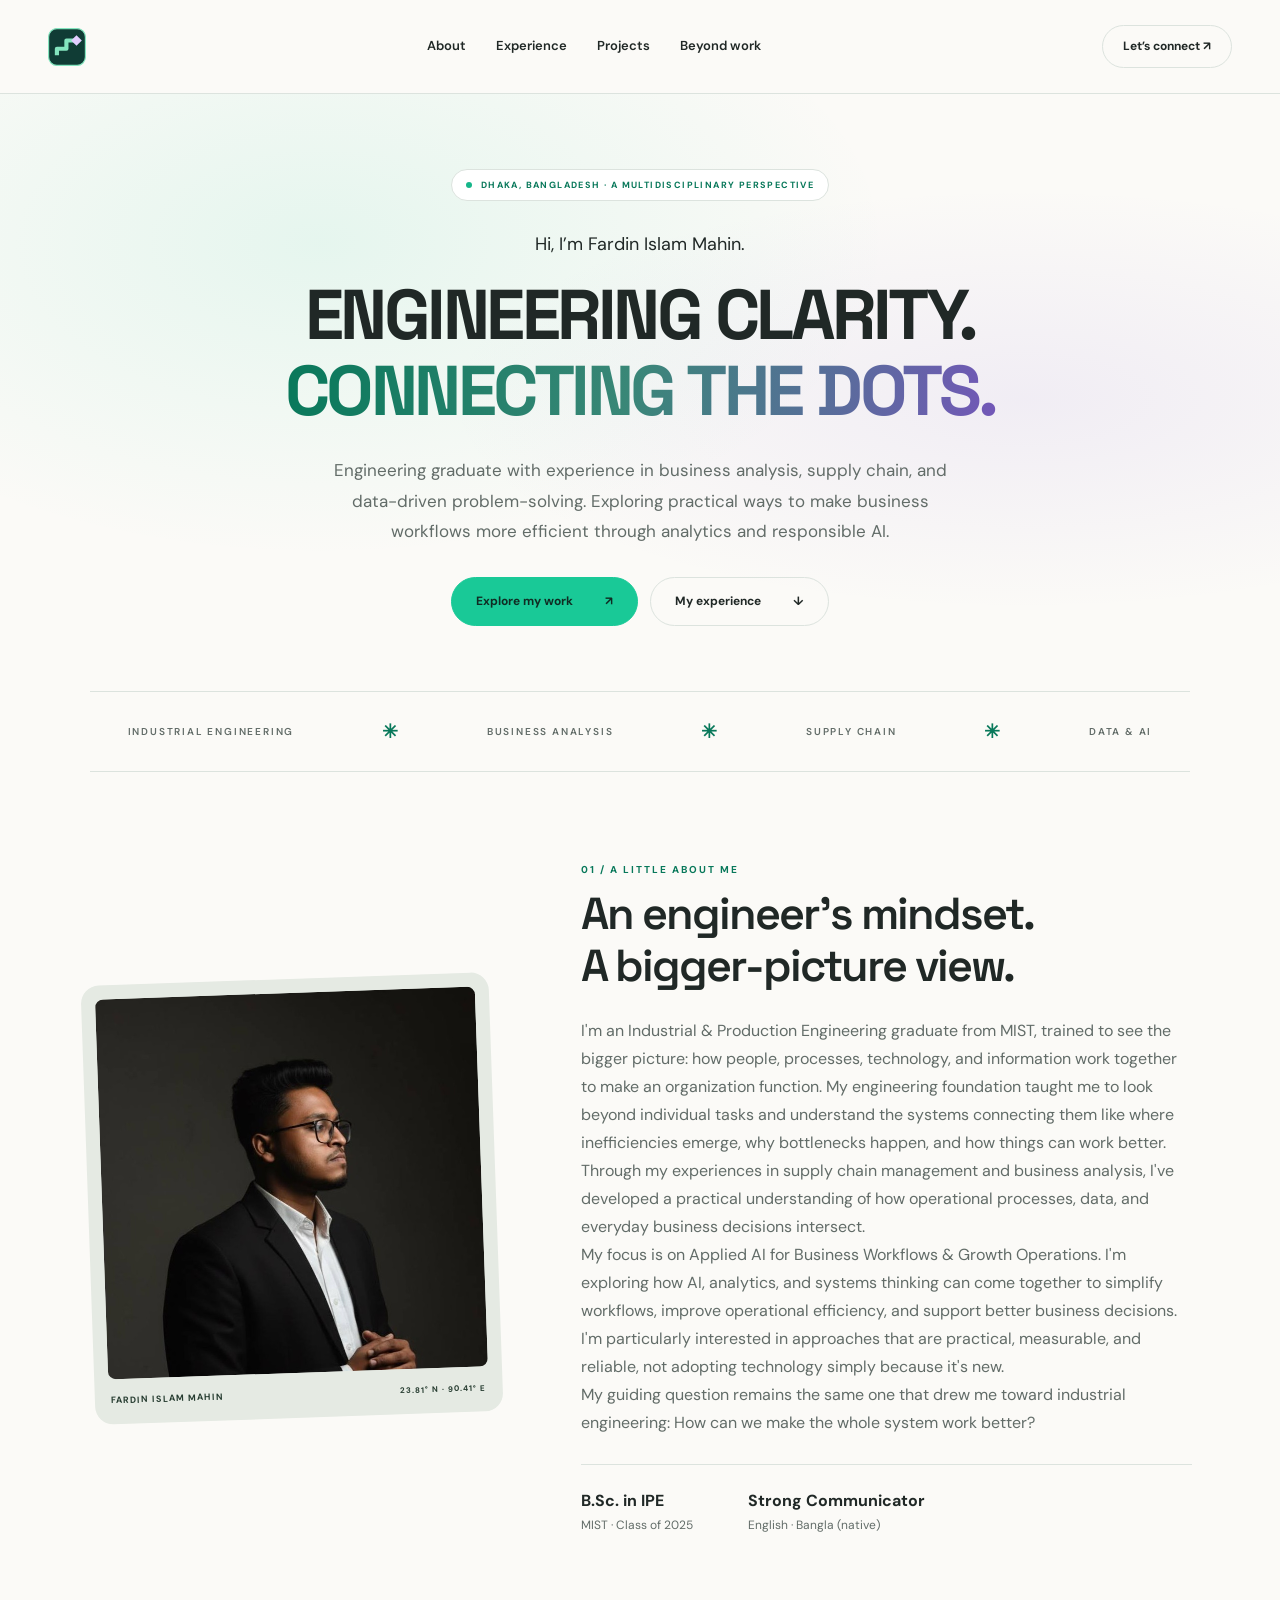
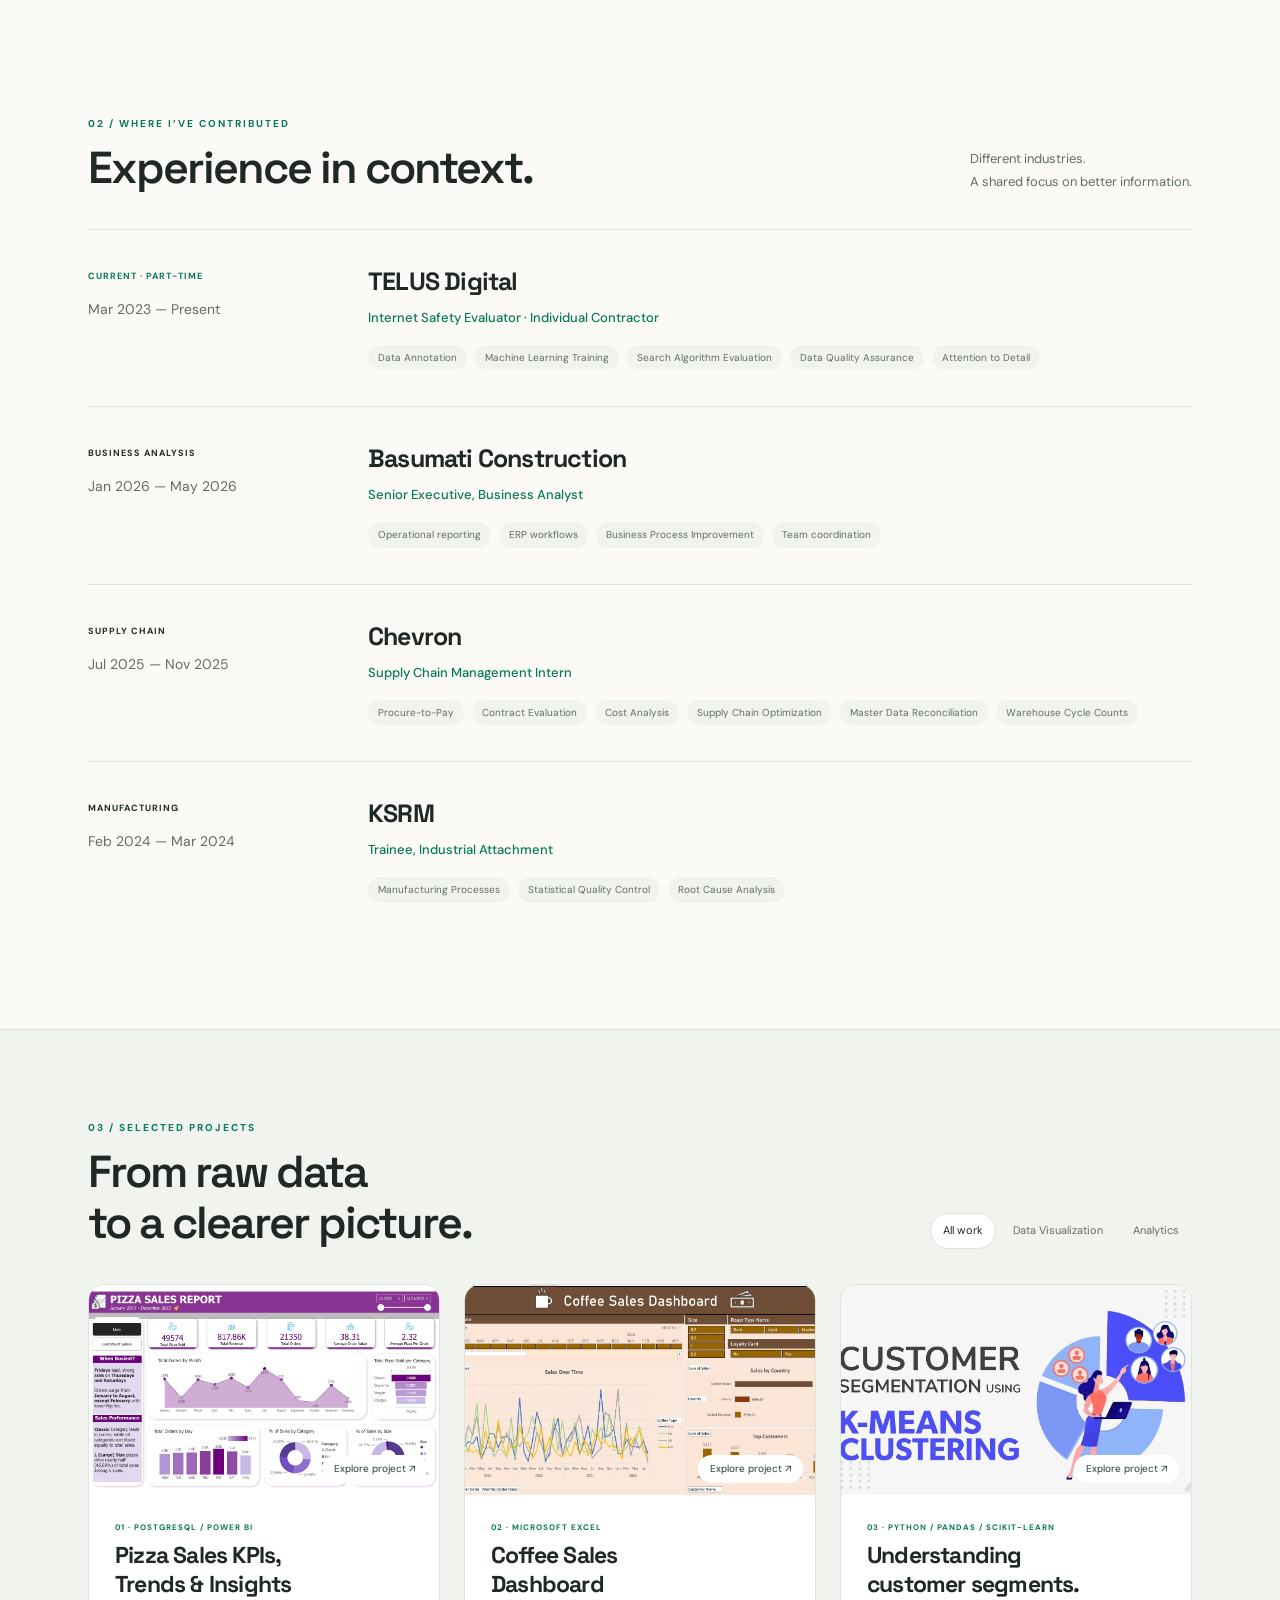
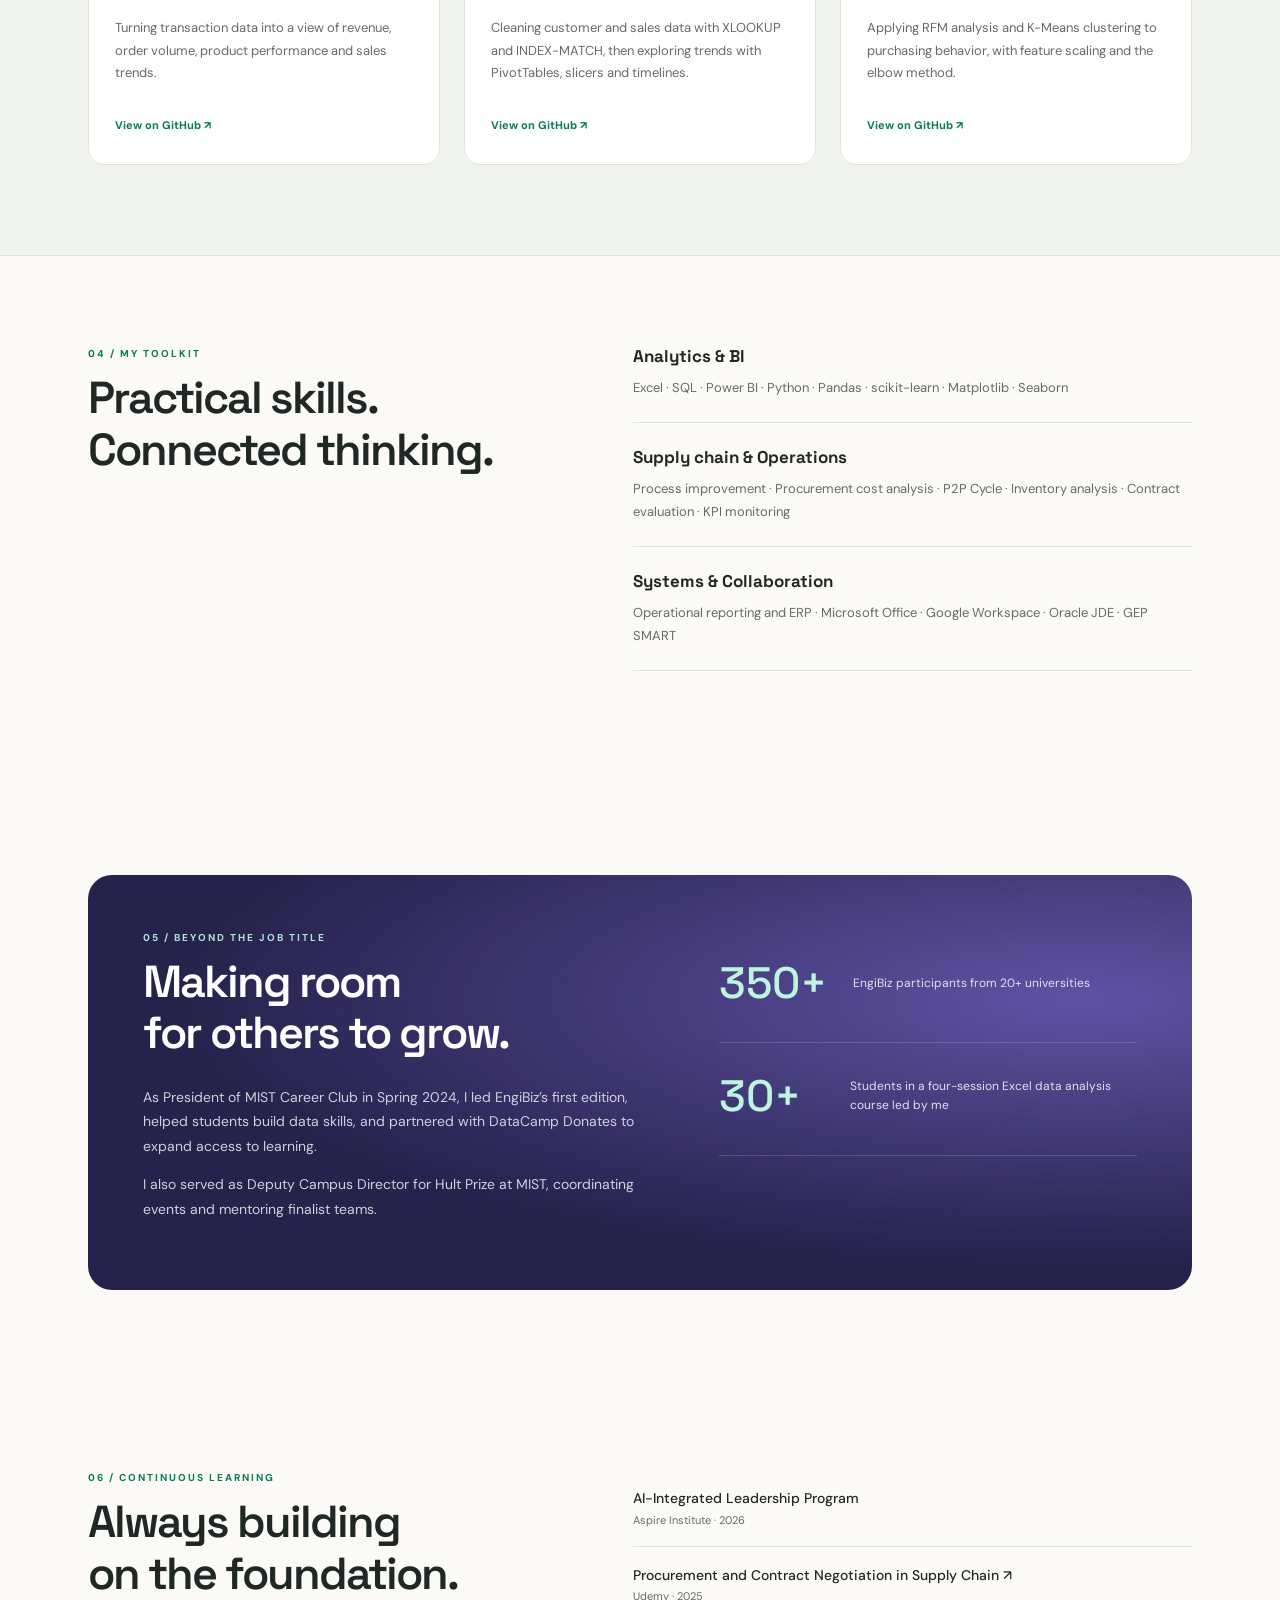
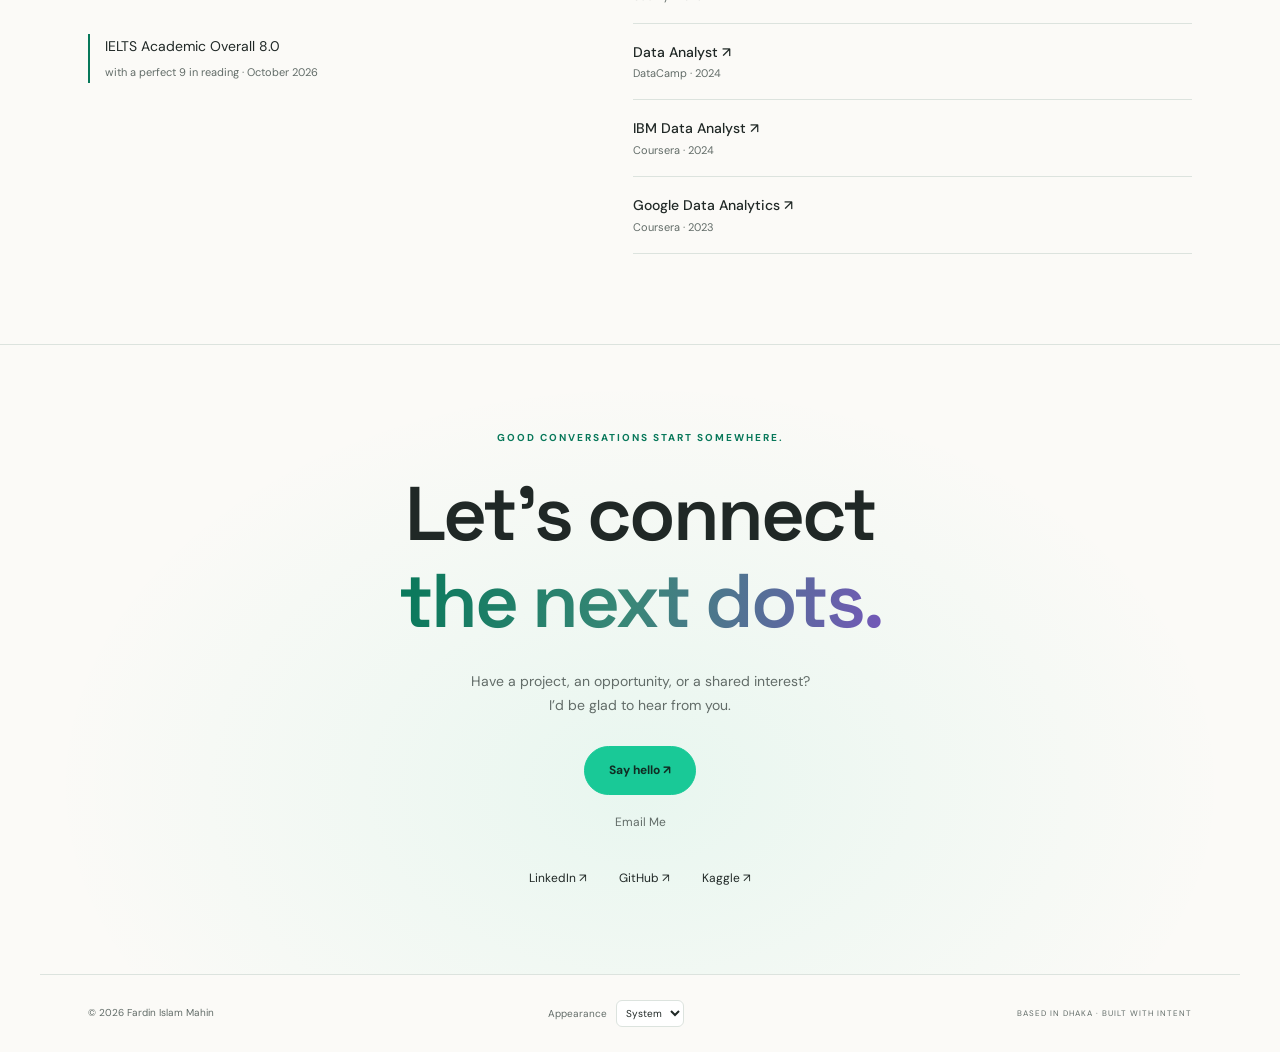
<file: index.html>
<!doctype html>
<html lang="en"><head><meta charset="utf-8"><meta name="viewport" content="width=device-width,initial-scale=1"><meta name="color-scheme" content="light dark"><title>Fardin Islam Mahin — Engineering clarity.</title><meta name="description" content="Fardin Islam Mahin: Industrial and Production Engineering graduate working across business analysis, supply chain and data analytics."><link rel="stylesheet" href="style.css"><script src="app.js" defer></script><link rel="icon" href="./fardin-favicon.ico">
<link rel="icon" type="image/svg+xml" sizes="any" href="./fardin-mark.svg"></head>
<body><a class="skip" href="#main">Skip to content</a><header><a class="brand" href="#home" aria-label="Fardin Islam Mahin — home">   <img src="./fardin-mark.svg" alt="" width="38" height="38"        style="display: block;"> </a><nav aria-label="Main navigation"><a href="#about">About</a><a href="#experience">Experience</a><a href="#work">Projects</a><a href="#leadership">Beyond work</a></nav><a class="small-button" href="#contact">Let’s connect ↗</a></header>
<main id="main"><section class="hero" id="home"><div class="eyebrow pill"><span class="dot"></span> DHAKA, BANGLADESH · A MULTIDISCIPLINARY PERSPECTIVE</div><p class="intro">Hi, I’m Fardin Islam Mahin.</p><h1>ENGINEERING CLARITY.<br><span>CONNECTING THE DOTS.</span></h1><p class="hero-copy">Engineering graduate with experience in business analysis, supply chain, and data-driven problem-solving. Exploring practical ways to make business workflows more efficient through analytics and responsible AI.</p><div class="actions"><a class="button primary" href="#work">Explore my work <span>↗</span></a><a class="button" href="#experience">My experience <span>↓</span></a></div><div class="hero-bottom"><span>INDUSTRIAL ENGINEERING</span><i>✳</i><span>BUSINESS ANALYSIS</span><i>✳</i><span>SUPPLY CHAIN</span><i>✳</i><span>DATA & AI</span></div></section>
<section id="about" class="section about"><div class="portrait"><img src="assets/avatar.jpg" alt="Fardin Islam Mahin"><div class="portrait-caption">FARDIN ISLAM MAHIN <span>23.81° N · 90.41° E</span></div></div><div><p class="eyebrow">01 / A LITTLE ABOUT ME</p><h2>An engineer’s mindset.<br>A bigger-picture view.</h2><p>I'm an Industrial & Production Engineering graduate from MIST, trained to see the bigger picture: how people, processes, technology, and information work together to make an organization function. My engineering foundation taught me to look beyond individual tasks and understand the systems connecting them like where inefficiencies emerge, why bottlenecks happen, and how things can work better.<br>

Through my experiences in supply chain management and business analysis, I've developed a practical understanding of how operational processes, data, and everyday business decisions intersect.<br>

My focus is on Applied AI for Business Workflows & Growth Operations. I'm exploring how AI, analytics, and systems thinking can come together to simplify workflows, improve operational efficiency, and support better business decisions. I'm particularly interested in approaches that are practical, measurable, and reliable, not adopting technology simply because it's new.<br>

My guiding question remains the same one that drew me toward industrial engineering: How can we make the whole system work better?</p><div class="about-facts"><div><strong>B.Sc. in IPE</strong><span>MIST · Class of 2025</span></div><div><strong>Strong Communicator</strong><span>English · Bangla (native)</span></div></div></div></section>
<section id="experience" class="section"><div class="section-heading"><div><p class="eyebrow">02 / WHERE I’VE CONTRIBUTED</p><h2>Experience in context.</h2></div><p>Different industries.<br>A shared focus on better information.</p></div><div class="timeline">
<article class="role"><div class="role-meta"><span class="current">CURRENT · PART-TIME</span><p>Mar 2023 — Present</p></div><div><h3>TELUS Digital</h3><h4>Internet Safety Evaluator · Individual Contractor</h4><div class="tags"><span>Data Annotation</span><span>Machine Learning Training</span><span>Search Algorithm Evaluation</span><span>Data Quality Assurance</span><span>Attention to Detail</span></div></div></article>
<article class="role"><div class="role-meta"><span>BUSINESS ANALYSIS</span><p>Jan 2026 — May 2026</p></div><div><h3>Basumati Construction</h3><h4>Senior Executive, Business Analyst</h4><div class="tags"><span>Operational reporting</span><span>ERP workflows</span><span>Business Process Improvement</span><span>Team coordination</span></div></div></article>
<article class="role"><div class="role-meta"><span>SUPPLY CHAIN</span><p>Jul 2025 — Nov 2025</p></div><div><h3>Chevron</h3><h4>Supply Chain Management Intern</h4><div class="tags"><span>Procure-to-Pay</span><span>Contract Evaluation</span><span>Cost Analysis</span><span>Supply Chain Optimization</span><span>Master Data Reconciliation</span><span>Warehouse Cycle Counts</span></div></div></article>
<article class="role"><div class="role-meta"><span>MANUFACTURING</span><p>Feb 2024 — Mar 2024</p></div><div><h3>KSRM</h3><h4>Trainee, Industrial Attachment</h4><div class="tags"><span>Manufacturing Processes</span><span> Statistical Quality Control</span><span>Root Cause Analysis</span></div></div></article></div></section>
<section id="work" class="work-section"><div class="section"><div class="section-heading"><div><p class="eyebrow">03 / SELECTED PROJECTS</p><h2>From raw data<br>to a clearer picture.</h2></div><div class="filters" role="group" aria-label="Filter projects"><button class="active" data-filter="all" aria-pressed="true">All work</button><button data-filter="bi" aria-pressed="false">Data Visualization</button><button data-filter="ml" aria-pressed="false">Analytics</button></div></div><div class="projects">
<article class="project" data-category="bi"><a class="project-image" href="https://github.com/fardiiin/Pizza-Sales-KPIs-Trends-and-Insights" target="_blank" rel="noopener noreferrer"><img src="assets/02.jpg" alt="Pizza sales project dashboard" loading="lazy"><span>Explore project ↗</span></a><div class="project-body"><p class="eyebrow">01 · POSTGRESQL / POWER BI</p><h3>Pizza Sales KPIs,<br>Trends & Insights</h3><p>Turning transaction data into a view of revenue, order volume, product performance and sales trends.</p><a href="https://github.com/fardiiin/Pizza-Sales-KPIs-Trends-and-Insights" target="_blank" rel="noopener noreferrer">View on GitHub ↗</a></div></article>
<article class="project" data-category="bi"><a class="project-image" href="https://github.com/fardiiin/Coffee-Sales-Excel" target="_blank" rel="noopener noreferrer"><img src="assets/0.jpg" alt="Coffee sales Excel dashboard" loading="lazy"><span>Explore project ↗</span></a><div class="project-body"><p class="eyebrow">02 · MICROSOFT EXCEL</p><h3>Coffee Sales<br>Dashboard</h3><p>Cleaning customer and sales data with XLOOKUP and INDEX-MATCH, then exploring trends with PivotTables, slicers and timelines.</p><a href="https://github.com/fardiiin/Coffee-Sales-Excel" target="_blank" rel="noopener noreferrer">View on GitHub ↗</a></div></article>
<article class="project" data-category="ml"><a class="project-image" href="https://github.com/fardiiin/ostad-ds-32/tree/main/Customer_Segmentation_RFM_using_K_Mean_Clustering" target="_blank" rel="noopener noreferrer"><img src="assets/05.jpg" alt="Customer segmentation project illustration" loading="lazy"><span>Explore project ↗</span></a><div class="project-body"><p class="eyebrow">03 · PYTHON / PANDAS / SCIKIT-LEARN</p><h3>Understanding<br>customer segments.</h3><p>Applying RFM analysis and K-Means clustering to purchasing behavior, with feature scaling and the elbow method.</p><a href="https://github.com/fardiiin/ostad-ds-32/tree/main/Customer_Segmentation_RFM_using_K_Mean_Clustering" target="_blank" rel="noopener noreferrer">View on GitHub ↗</a></div></article></div><p id="filter-status" class="sr-only" aria-live="polite">Showing all 3 projects.</p></div></section>
<section class="section skills"><div><p class="eyebrow">04 / MY TOOLKIT</p><h2>Practical skills.<br>Connected thinking.</h2></div><div class="skill-list"><div><h3>Analytics & BI</h3><p>Excel · SQL · Power BI · Python · Pandas · scikit-learn · Matplotlib · Seaborn</p></div><div><h3>Supply chain & Operations</h3><p>Process improvement · Procurement cost analysis · P2P Cycle · Inventory analysis · Contract evaluation · KPI monitoring </p></div><div><h3>Systems & Collaboration</h3><p>Operational reporting and ERP · Microsoft Office · Google Workspace · Oracle JDE · GEP SMART</p></div></div></section>
<section id="leadership" class="section"><div class="leadership"><div><p class="eyebrow">05 / BEYOND THE JOB TITLE</p><h2>Making room<br>for others to grow.</h2><p>As President of MIST Career Club in Spring 2024, I led EngiBiz’s first edition, helped students build data skills, and partnered with DataCamp Donates to expand access to learning.</p><p>I also served as Deputy Campus Director for Hult Prize at MIST, coordinating events and mentoring finalist teams.</p></div><div class="impact"><div><strong>350+</strong><span>EngiBiz participants from 20+ universities</span></div><div><strong>30+</strong><span>Students in a four-session Excel data analysis course led by me</span></div></div></div></section>
<section class="section credentials"><div><p class="eyebrow">06 / CONTINUOUS LEARNING</p><h2>Always building<br>on the foundation.</h2><p class="achievement">IELTS Academic Overall 8.0<br><span>with a perfect 9 in reading · October 2026</span></p></div><div class="cert-list"><div><strong>AI-Integrated Leadership Program</strong><span>Aspire Institute · 2026</span></div><a href="https://www.udemy.com/certificate/UC-e692b8c7-8c0c-4932-a6bb-4c0e8dc947e4/" target="_blank" rel="noopener noreferrer"><strong> Procurement and Contract Negotiation in Supply Chain ↗</strong><span>Udemy · 2025</span></a><a href="https://www.datacamp.com/certificate/DA0026322188772" target="_blank" rel="noopener noreferrer"><strong>Data Analyst ↗</strong><span>DataCamp · 2024</span></a><a href="https://www.credly.com/badges/72d4d0ea-7f81-4b77-afaf-230e9be0acf6/public_url" target="_blank" rel="noopener noreferrer"><strong>IBM Data Analyst ↗</strong><span>Coursera · 2024</span></a><a href="https://www.credly.com/badges/44e04091-5e87-43d4-b211-81f739883a97/public_url" target="_blank" rel="noopener noreferrer"><strong>Google Data Analytics ↗</strong><span>Coursera · 2023</span></a></div></section>
<section id="contact" class="contact"><p class="eyebrow">GOOD CONVERSATIONS START SOMEWHERE.</p><h2>Let’s connect<br><span>the next dots.</span></h2><p>Have a project, an opportunity, or a shared interest?<br>I’d be glad to hear from you.</p><a class="button primary" href="https://wa.me/f.islam.m">Say hello ↗</a><a class="email" href="mailto:fardinmahin@yahoo.com">Email Me</a><div class="socials"><a href="https://www.linkedin.com/in/fardin-islam-mahin/" target="_blank" rel="noopener noreferrer">LinkedIn ↗</a><a href="https://github.com/fardiiin" target="_blank" rel="noopener noreferrer">GitHub ↗</a><a href="https://www.kaggle.com/fardinmahin" target="_blank" rel="noopener noreferrer">Kaggle ↗</a></div></section></main><footer><span>© 2026 Fardin Islam Mahin</span><label>Appearance <select id="theme" aria-label="Color theme"><option value="system">System</option><option value="light">Light</option><option value="dark">Dark</option></select></label><span>BASED IN DHAKA · BUILT WITH INTENT</span></footer></body></html>
</file>
<file: style.css>
@import url('https://fonts.googleapis.com/css2?family=DM+Sans:wght@400;500;600;700&family=Space+Grotesk:wght@400;500;600;700&display=swap');
:root{--bg:#fbfaf7;--surface:#fff;--text:#202826;--muted:#626c68;--line:#dce3de;--mint:#08785a;--purple:#7357b8;--soft:#f0f3ee;color-scheme:light}*{box-sizing:border-box}html{scroll-behavior:smooth;scroll-padding-top:100px}body{margin:0;background:var(--bg);color:var(--text);font:16px/1.75 'DM Sans',sans-serif}a{color:inherit;text-decoration:none}button,select{font:inherit;cursor:pointer}a,button,select{-webkit-tap-highlight-color:transparent}a:focus-visible,button:focus-visible,select:focus-visible{outline:3px solid var(--mint);outline-offset:5px}h1,h2,h3,.brand{font-family:'Space Grotesk',sans-serif}h1,h2,h3,h4,p{margin-top:0}h2{font-size:clamp(32px,3.5vw,48px);line-height:1.15;letter-spacing:-2px;font-weight:600;margin-bottom:26px}h3{font-size:25px;line-height:1.25;letter-spacing:-.8px;margin-bottom:10px}p{color:var(--muted)}header{height:94px;max-width:1280px;margin:auto;padding:0 48px;display:flex;align-items:center;justify-content:space-between;border-bottom:1px solid var(--line)}.brand{font-size:38px;font-weight:700;letter-spacing:-4px}.brand span{color:var(--mint)}nav{display:flex;gap:30px;font-size:13px;font-weight:600}nav a:hover,.socials a:hover{color:var(--mint)}.small-button{border:1px solid var(--line);border-radius:30px;padding:10px 20px;font-size:12px;font-weight:700}.hero{text-align:center;padding:75px 24px 0;position:relative;background:radial-gradient(ellipse at 25% 22%,#17cc9918,transparent 42%),radial-gradient(ellipse at 80% 45%,#7c5bd415,transparent 40%)}.eyebrow{font-size:10px;font-weight:700;letter-spacing:2px;color:var(--mint);line-height:1.6}.pill{display:inline-flex;align-items:center;gap:9px;border:1px solid var(--line);background:var(--surface);border-radius:30px;padding:8px 14px;font-size:9px;letter-spacing:1.4px}.dot{width:6px;height:6px;border-radius:50%;background:#16b68a}.intro{margin:28px 0 16px;color:var(--text);font-size:18px}.hero h1{font-size:clamp(35px,5.5vw,76px);line-height:1.08;letter-spacing:-3.5px;margin:0 0 26px;font-weight:700}.hero h1 span,.contact h2 span{background:linear-gradient(100deg,var(--mint),#398777 48%,var(--purple));background-clip:text;color:transparent}.hero-copy{max-width:630px;margin:0 auto 30px;font-size:17px;line-height:1.8}.actions{display:flex;justify-content:center;gap:12px}.button{border:1px solid var(--line);border-radius:30px;padding:13px 24px;font-size:12px;font-weight:700;display:inline-flex;gap:32px;align-items:center;transition:transform .2s}.button:hover{transform:translateY(-3px)}.primary{background:#19c997;color:#102c23;border-color:#19c997}.hero-bottom{max-width:1100px;margin:65px auto 0;border-top:1px solid var(--line);border-bottom:1px solid var(--line);padding:23px 0;display:flex;justify-content:space-around;align-items:center;gap:12px;color:var(--muted);font-size:10px;font-weight:600;letter-spacing:1.8px}.hero-bottom i{font-size:19px;color:var(--mint);font-style:normal}.section{max-width:1200px;margin:auto;padding:90px 48px}.about{display:grid;grid-template-columns:.8fr 1.2fr;gap:85px;align-items:center}.portrait{background:#e5eae3;padding:14px;border-radius:18px;transform:rotate(-2deg)}.portrait img{display:block;width:100%;aspect-ratio:1/1;object-fit:cover;object-position:center;border-radius:8px}.portrait-caption{font-size:9px;letter-spacing:1px;padding:14px 2px 2px;color:#263c30;font-weight:700;display:flex;justify-content:space-between;gap:10px}.portrait-caption span{font-size:8px}.about-facts{display:flex;gap:55px;border-top:1px solid var(--line);padding-top:22px;margin-top:27px}.about-facts strong,.about-facts span{display:block}.about-facts span{font-size:12px;color:var(--muted)}.section-heading{display:flex;justify-content:space-between;align-items:end;gap:30px;margin-bottom:35px}.section-heading h2{margin-bottom:0}.section-heading>p{font-size:13px;margin-bottom:0}.role{display:grid;grid-template-columns:240px 1fr;gap:40px;padding:36px 0;border-top:1px solid var(--line)}.role-meta{font-size:11px;letter-spacing:1px}.role-meta>span{font-size:9px;font-weight:700}.role-meta p{margin-top:12px;letter-spacing:0}.current{color:var(--mint)}.role h4{font-weight:500;font-size:13px;color:var(--mint);margin-bottom:15px}.role p{font-size:14px;max-width:670px}.tags{display:flex;gap:8px;flex-wrap:wrap}.tags span{font-size:10px;background:var(--soft);padding:4px 10px;border-radius:20px;color:var(--muted)}.work-section{background:var(--soft);border-block:1px solid var(--line)}.filters{display:flex;gap:4px;flex-wrap:wrap}.filters button{background:transparent;color:var(--muted);border:1px solid transparent;border-radius:20px;padding:7px 12px;font-size:11px}.filters button.active{background:var(--surface);color:var(--text);border-color:var(--line)}.projects{display:grid;grid-template-columns:repeat(3,1fr);gap:24px}.project{background:var(--surface);border:1px solid var(--line);border-radius:16px;overflow:hidden}.project[hidden]{display:none}.project-image{height:210px;display:block;position:relative;overflow:hidden;background:#d9e8e3}.project-image img{width:100%;height:100%;object-fit:cover;transition:transform .4s}.project:hover img{transform:scale(1.04)}.project-image span{position:absolute;bottom:12px;right:12px;background:#fff;color:#263c30;padding:5px 12px;border-radius:20px;font-size:10px}.project-body{padding:26px}.project-body .eyebrow{font-size:8px;letter-spacing:1px}.project-body h3{font-size:23px}.project-body p:not(.eyebrow){font-size:13px;margin:18px 0 25px}.project-body>a{font-size:11px;font-weight:700;color:var(--mint)}.skills,.credentials{display:grid;grid-template-columns:1fr 1.2fr;gap:80px}.skill-list>div{padding:0 0 22px;margin-bottom:24px;border-bottom:1px solid var(--line)}.skill-list h3{font-size:17px;letter-spacing:0}.skill-list p{font-size:13px;margin:0}.leadership{border-radius:24px;background:radial-gradient(ellipse at 90% 30%,#6052a4,transparent 65%),#25224b;color:#fff;padding:55px;display:grid;grid-template-columns:1.2fr 1fr;gap:75px}.leadership .eyebrow{color:#b0e5d5}.leadership p:not(.eyebrow){color:#d0cfde;font-size:14px}.impact>div{padding:15px 0 20px;border-bottom:1px solid #ffffff25;display:flex;align-items:center;gap:26px}.impact strong{font-family:'Space Grotesk',sans-serif;font-size:44px;font-weight:500;min-width:105px;color:#bcf4df}.impact span{font-size:12px;line-height:1.6;color:#e2e0f0}.cert-list>div,.cert-list>a{display:flex;flex-direction:column;border-bottom:1px solid var(--line);padding:16px 0}.cert-list strong{font-size:14px;font-weight:500}.cert-list span{font-size:11px;color:var(--muted)}.cert-list a:hover strong{color:var(--mint)}.achievement{border-left:2px solid var(--mint);padding-left:15px;font-size:14px;color:var(--text);margin-top:35px}.achievement span{font-size:11px;color:var(--muted)}.contact{text-align:center;padding:85px 24px;background:radial-gradient(ellipse at 50% 70%,#17cc9915,transparent 65%);border-top:1px solid var(--line)}.contact h2{font-size:clamp(48px,6vw,76px);letter-spacing:-3px;margin:24px 0}.contact>p:not(.eyebrow){font-size:14px}.contact .button{margin-top:14px}.email{display:block;font-size:12px;color:var(--muted);margin-top:17px}.socials{display:flex;justify-content:center;gap:32px;margin-top:35px;font-size:12px}footer{border-top:1px solid var(--line);max-width:1200px;margin:auto;padding:25px 48px;display:flex;justify-content:space-between;align-items:center;gap:20px;font-size:10px;color:var(--muted)}footer>span:last-child{font-size:8px;letter-spacing:1px}select{background:var(--surface);color:var(--text);border:1px solid var(--line);padding:5px;border-radius:6px;font-size:10px;margin-left:6px}.skip{position:absolute;top:-100px;left:20px;background:var(--surface);padding:10px;z-index:10}.skip:focus{top:10px}.sr-only{position:absolute;width:1px;height:1px;overflow:hidden;clip-path:inset(50%)}
@media(prefers-color-scheme:dark){:root:not([data-theme="light"]){--bg:#111816;--surface:#19221f;--text:#edf3ed;--muted:#a9b7af;--line:#303f36;--mint:#55dbb3;--purple:#b49be9;--soft:#16201b;color-scheme:dark}}:root[data-theme="dark"]{--bg:#111816;--surface:#19221f;--text:#edf3ed;--muted:#a9b7af;--line:#303f36;--mint:#55dbb3;--purple:#b49be9;--soft:#16201b;color-scheme:dark}
@media(max-width:900px){header{padding:0 25px}nav{gap:16px}.section{padding:65px 28px}.about{gap:40px}.role{grid-template-columns:180px 1fr;gap:25px}.projects{gap:14px}.project-body{padding:20px}.project-image{height:160px}.skills,.credentials{gap:40px}.leadership{padding:35px;gap:30px}.impact strong{font-size:34px;min-width:80px}.hero h1{letter-spacing:-2px}}
@media(max-width:650px){header{height:auto;min-height:80px;flex-wrap:wrap;padding:12px 22px;gap:10px}nav{order:3;width:100%;justify-content:space-between;padding:8px 0;font-size:11px}.brand{font-size:32px}.small-button{font-size:10px}.hero{padding-top:45px}.pill{font-size:7px;letter-spacing:.7px}.intro{font-size:15px}.hero h1{font-size:clamp(30px,7.8vw,48px);letter-spacing:-1.5px}.hero-copy{font-size:14px;max-width:350px}.button{padding:12px 19px;font-size:11px;gap:15px}.hero-bottom{flex-wrap:wrap;font-size:8px;margin-top:40px;gap:13px}.hero-bottom i{display:none}.hero-bottom span{width:44%}.about,.skills,.credentials{grid-template-columns:1fr;gap:30px}.portrait{max-width:330px;margin:auto}.section{padding:55px 24px}.about-facts{gap:35px}.section-heading{align-items:start;flex-direction:column;gap:20px}.role{grid-template-columns:1fr;gap:8px}.role-meta{display:flex;justify-content:space-between;align-items:center;gap:10px}.role-meta p{margin:0}.role h3{font-size:23px}.projects{grid-template-columns:1fr;gap:25px}.project-image{height:230px}.project-body h3 br{display:none}.leadership{grid-template-columns:1fr;padding:29px 24px;gap:15px}.impact strong{min-width:95px}.contact{padding:60px 24px}footer{flex-wrap:wrap;padding:25px 24px}footer>span:last-child{width:100%}.credentials{gap:10px}h2{letter-spacing:-1.3px}}
@media(prefers-reduced-motion:reduce){html{scroll-behavior:auto}*,*:before,*:after{transition:none!important}}
</file>
